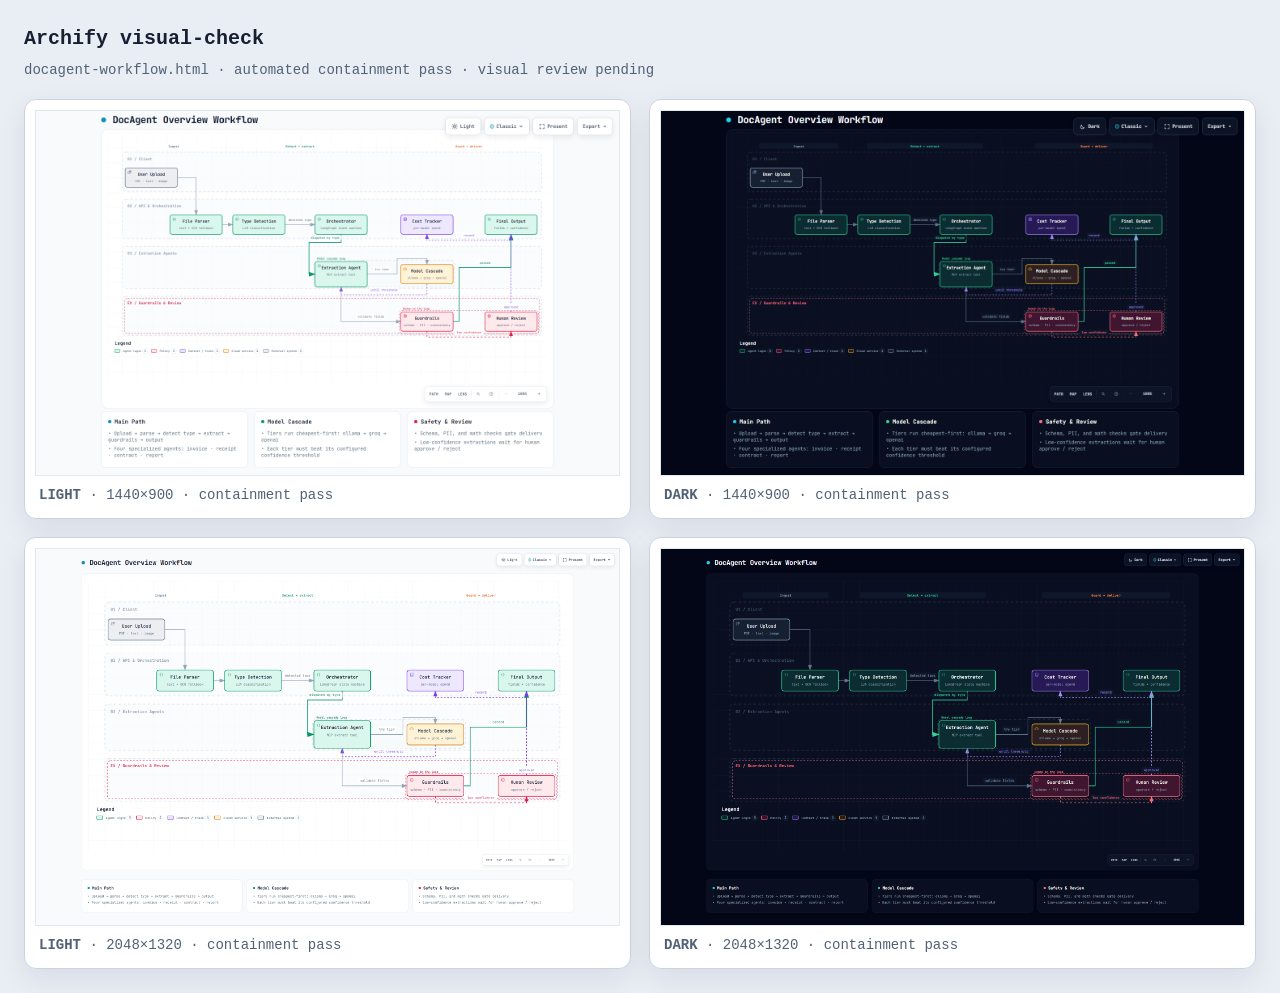
<file: diagrams/docagent-workflow.visual-check.html>
<!doctype html>
<html lang="en">
<head>
<meta charset="utf-8">
<meta name="viewport" content="width=device-width,initial-scale=1">
<title>Archify visual-check · docagent-workflow.html</title>
<style>
*{box-sizing:border-box}body{margin:0;padding:24px;background:#e9eef5;color:#172033;font:14px/1.5 ui-monospace,SFMono-Regular,Menlo,Consolas,monospace}header{max-width:1500px;margin:0 auto 18px}h1{margin:0 0 6px;font-size:20px}p{margin:0;color:#526176}.grid{max-width:1500px;margin:auto;display:grid;grid-template-columns:repeat(2,minmax(0,1fr));gap:18px}figure{margin:0;padding:10px;background:white;border:1px solid #c9d4e3;border-radius:12px;box-shadow:0 10px 30px rgba(15,23,42,.08)}img{display:block;width:100%;height:auto;border:1px solid #e2e8f0}figcaption{padding:9px 4px 2px;color:#526176}@media(max-width:900px){.grid{grid-template-columns:1fr}}
</style>
</head>
<body>
<header><h1>Archify visual-check</h1><p>docagent-workflow.html · automated containment pass · visual review pending</p></header>
<main class="grid">
      <figure>
        <img src="docagent-workflow.visual-check.1440x900.light.png" alt="light 1440 by 900">
        <figcaption><strong>LIGHT</strong> · 1440×900 · containment pass</figcaption>
      </figure>
      <figure>
        <img src="docagent-workflow.visual-check.1440x900.dark.png" alt="dark 1440 by 900">
        <figcaption><strong>DARK</strong> · 1440×900 · containment pass</figcaption>
      </figure>
      <figure>
        <img src="docagent-workflow.visual-check.2048x1320.light.png" alt="light 2048 by 1320">
        <figcaption><strong>LIGHT</strong> · 2048×1320 · containment pass</figcaption>
      </figure>
      <figure>
        <img src="docagent-workflow.visual-check.2048x1320.dark.png" alt="dark 2048 by 1320">
        <figcaption><strong>DARK</strong> · 2048×1320 · containment pass</figcaption>
      </figure>
</main>
</body>
</html>
</file>
